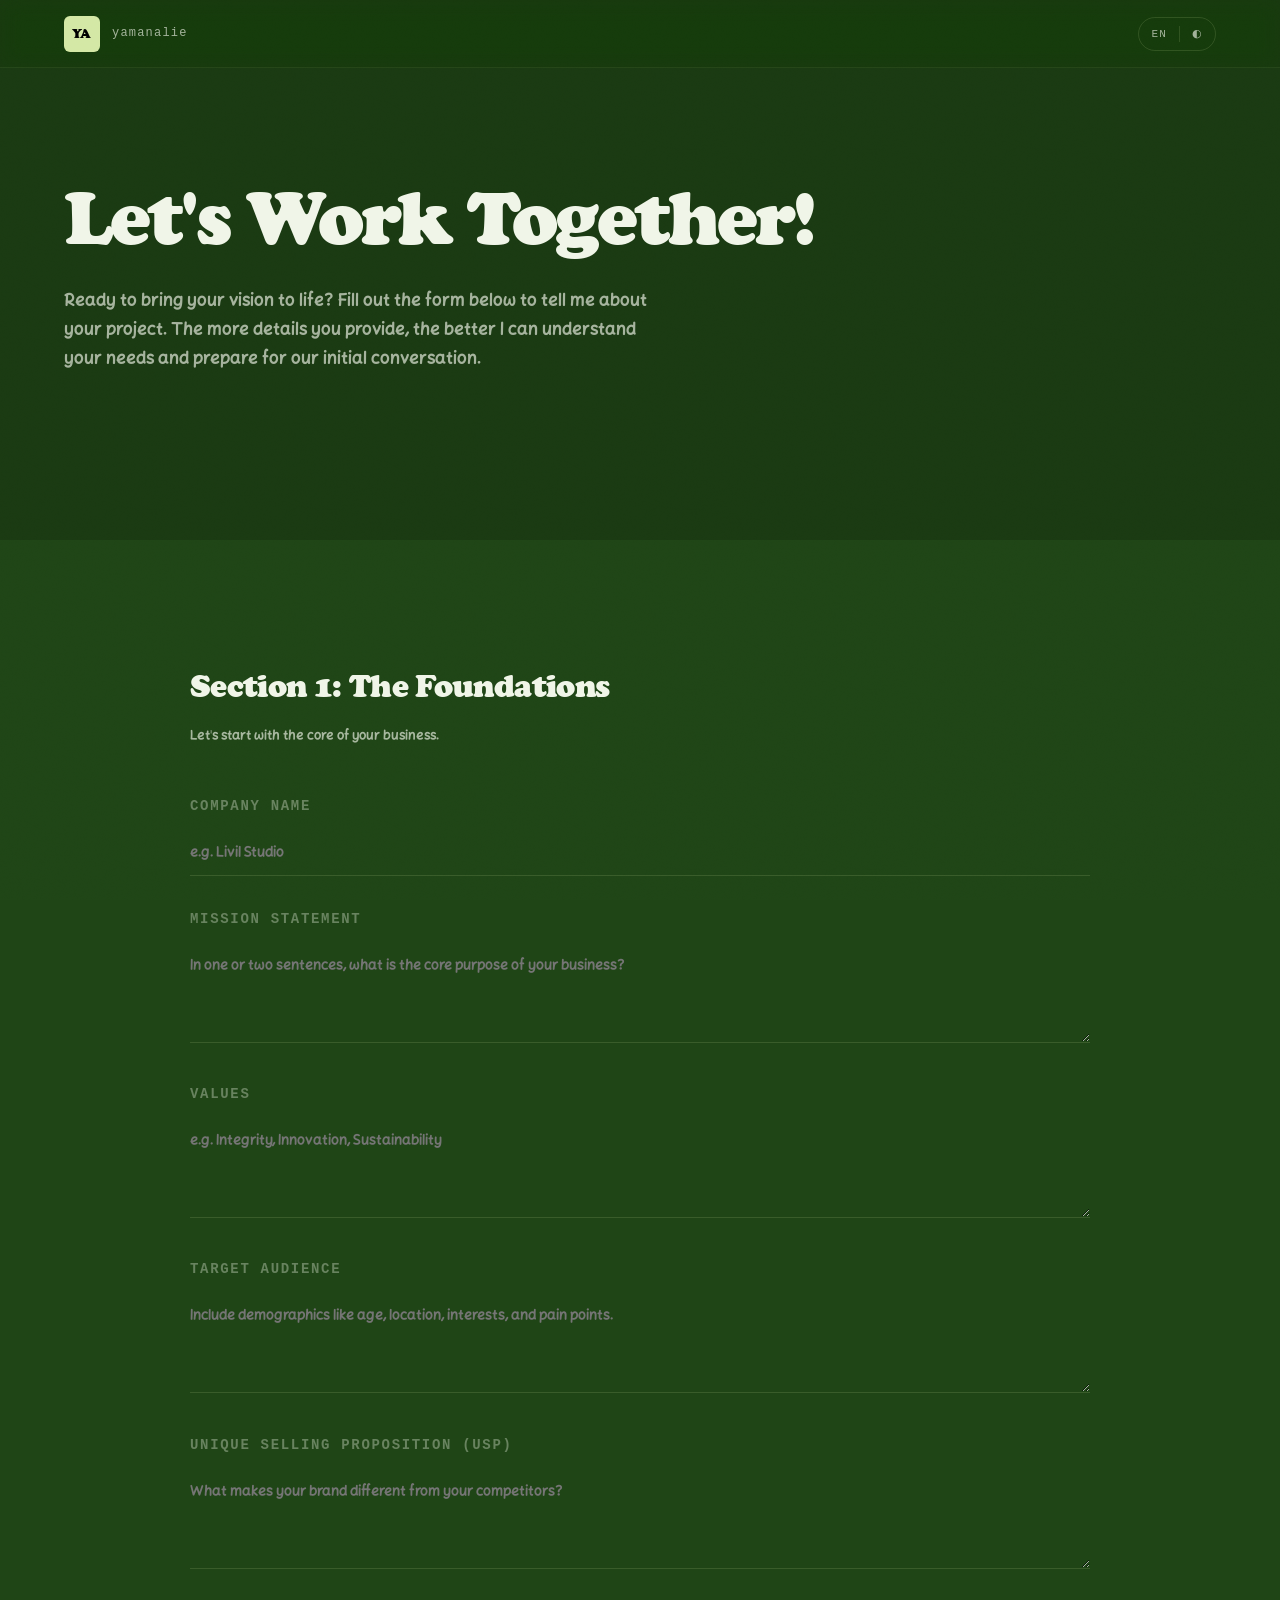
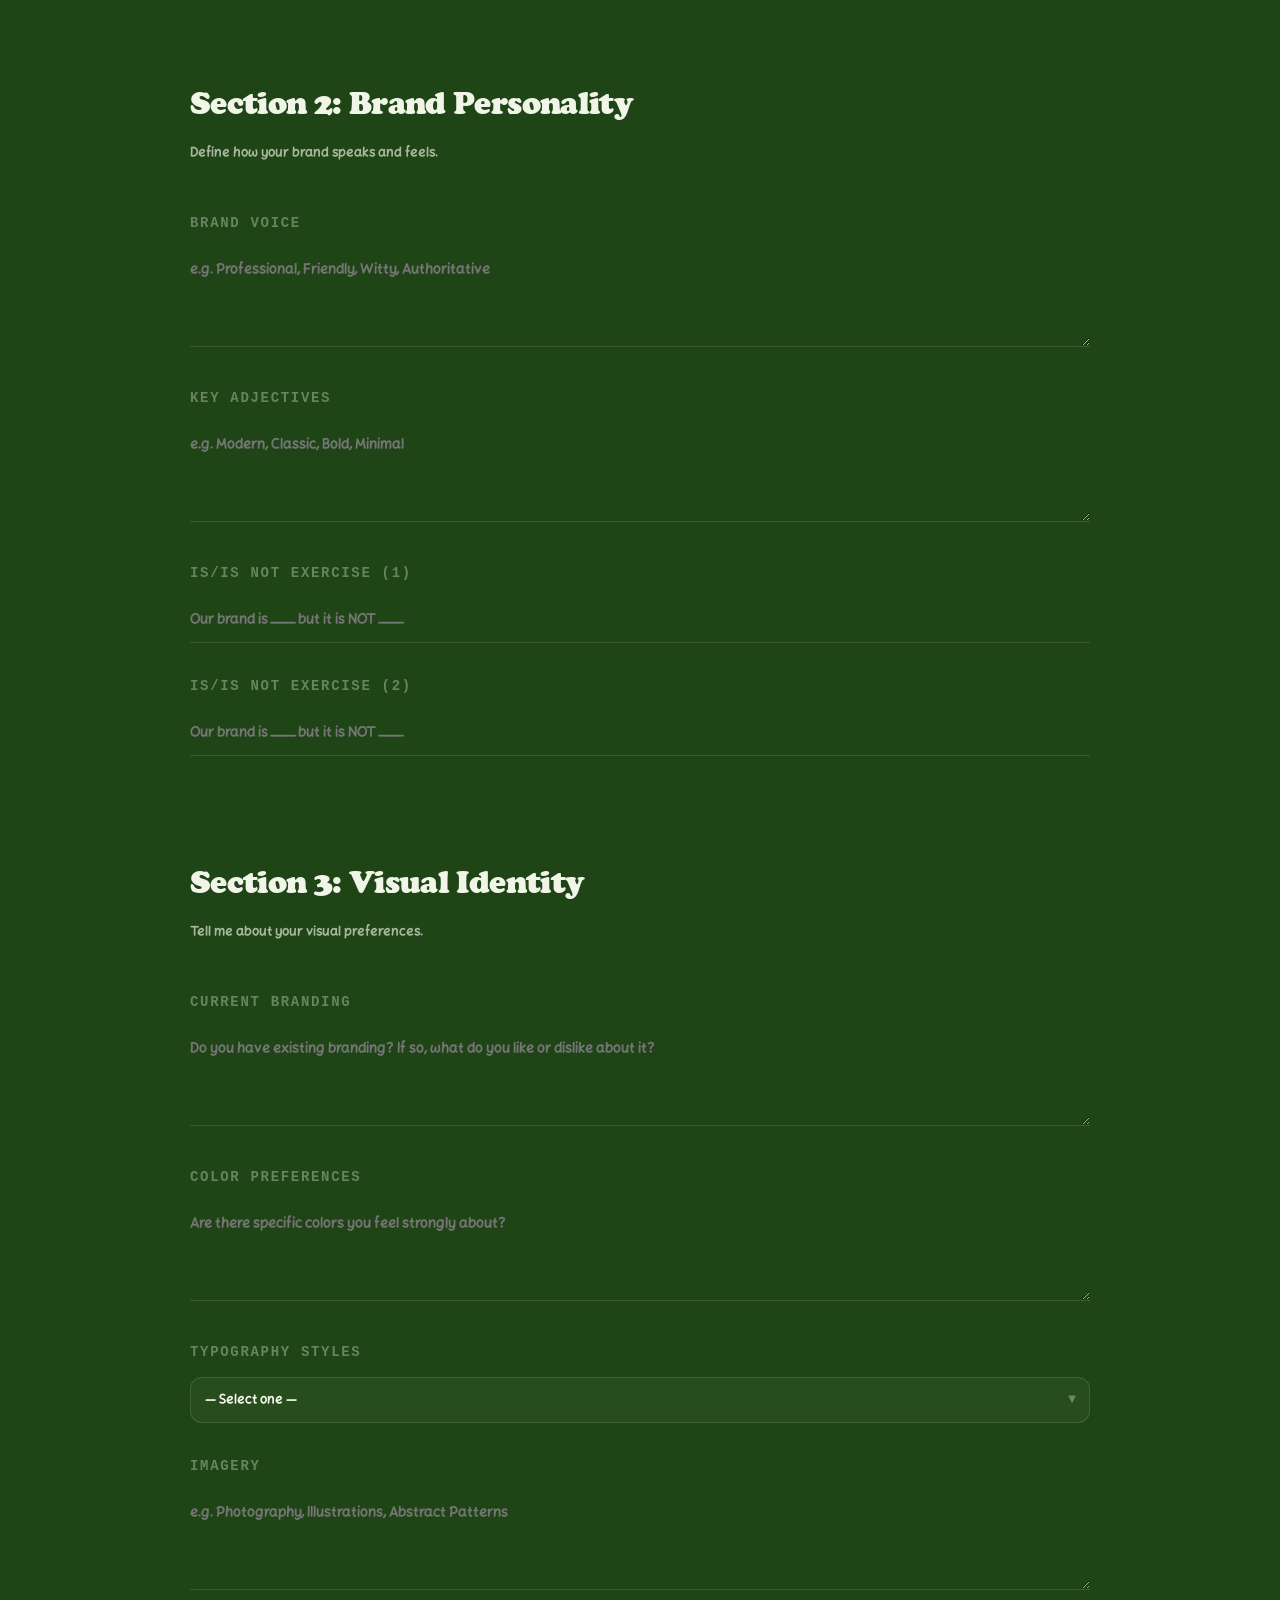
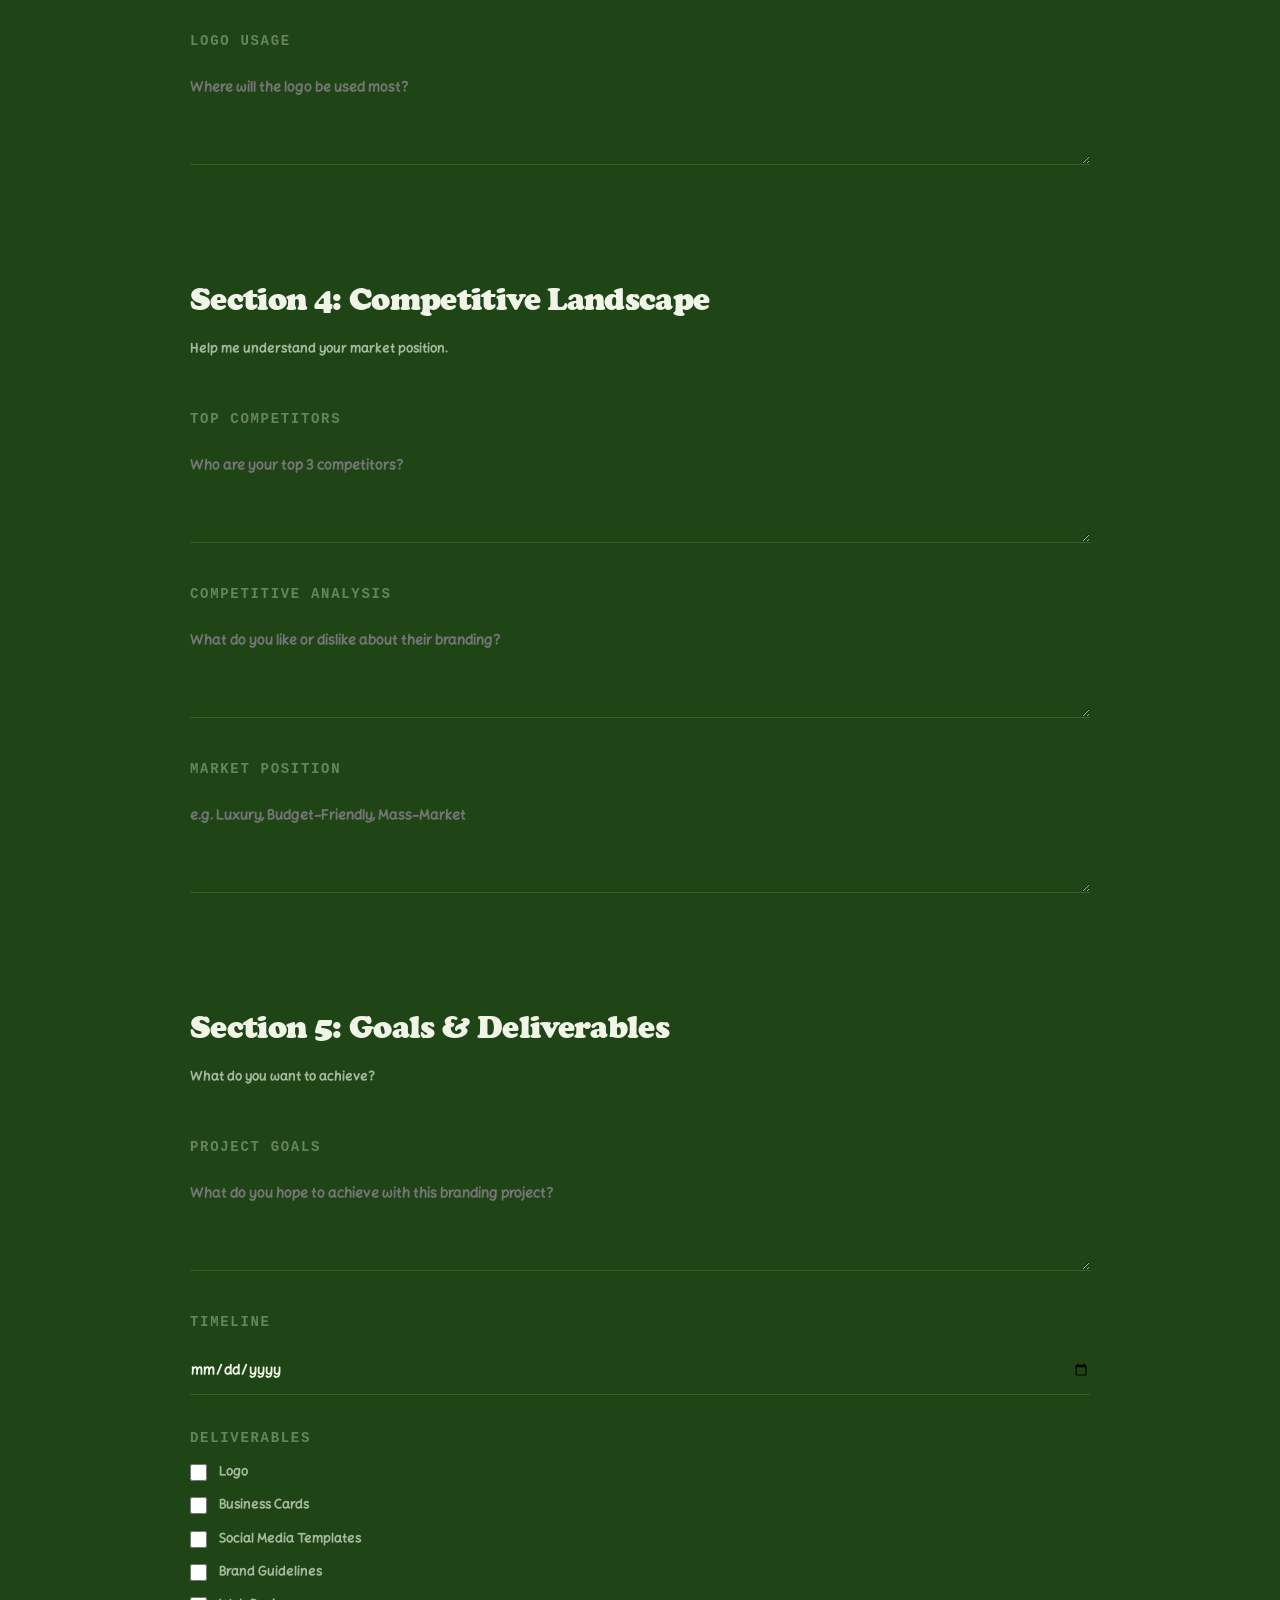
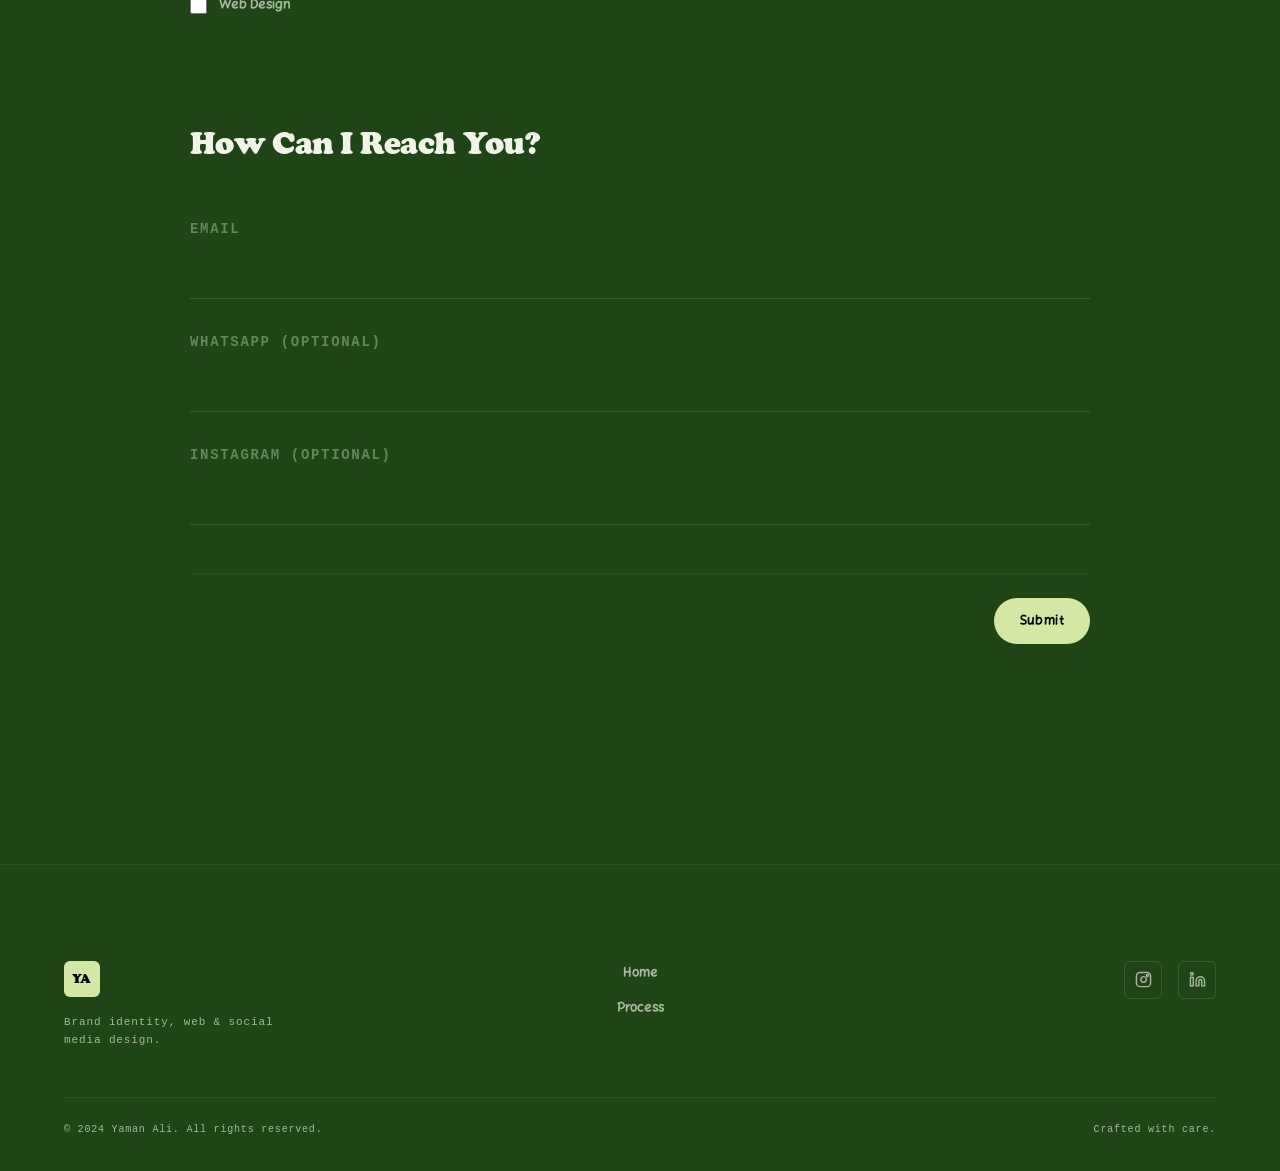
<file: inquiry.html>
<!DOCTYPE html>
<html lang="en" data-lang="en" dir="ltr">
<head>
  <meta charset="UTF-8">
  <meta name="viewport" content="width=device-width, initial-scale=1.0">
  <title data-en="Yamanalie - Let's Work Together!">Yamanalie - Let's Work Together!</title>
  <link rel="icon" href="WebIcon.ico" type="image/x-icon">
  
  <style>
    /* ═══════════════════════════════════════════════════════════════
       yamanalie · inquiry.html  v1
       Palette: #D4E8A5 · #5B8C3E · #2E5A22 · #E57A34 · #555555
       ═══════════════════════════════════════════════════════════════ */

    /* ── 1 · TOKENS ── */
    :root {
      /* Brand Palette */
      --lime:      #D4E8A5;
      --green-mid: #5B8C3E;
      --green-deep:#2E5A22;
      --orange:    #E57A34;
      --grey:      #555555;

      /* ── DARK THEME (default) ── */
      --bg:        #1a3a12;
      --bg-2:      #1f4516;
      --bg-card:   rgba(26,58,18,0.60);
      --surface:   rgba(212,232,165,0.05);
      --surface-2: rgba(212,232,165,0.09);
      --border:    rgba(212,232,165,0.14);
      --border-2:  rgba(212,232,165,0.07);

      --fg:        #F0F5E8;
      --fg-2:      rgba(240,245,232,0.65);
      --fg-3:      rgba(240,245,232,0.35);

      --accent:     var(--lime);
      --accent-dim: rgba(212,232,165,0.18);
      --accent-pop: var(--orange);
      --sage:       var(--green-mid);
      --sage-dim:   rgba(91,140,62,0.20);

      /* Typography */
      --font-en-display:  'COOPBL', 'SimplySerif', Georgia, serif;
      --font-en-body:     'MikhakBold', system-ui, sans-serif;
      --font-en-mono:     'Courier New', monospace;
      --font-ar-display:  'ThmanyahSerif', 'Amin', 'Cairo', sans-serif;
      --font-ar-body:     'ThmanyahSerif', 'Amin', 'Cairo', sans-serif;
      --font-serif-italic:'SimplySerif', Georgia, serif;

      /* Spacing */
      --space-1:4px;  --space-2:8px;   --space-3:12px;
      --space-4:16px; --space-5:24px;  --space-6:32px;
      --space-7:48px; --space-8:64px;  --space-9:96px;

      /* Radius */
      --r-sm:6px; --r-md:12px; --r-lg:20px; --r-xl:32px; --r-full:9999px;

      /* Motion */
      --ease-out:    cubic-bezier(0.22,1,0.36,1);
      --ease-spring: cubic-bezier(0.34,1.56,0.64,1);
      --t-fast:.18s; --t-med:.36s; --t-slow:.60s;

      --container:     1280px;
      --container-pad: clamp(16px,5vw,80px);
      --header-h:      68px;
    }

    /* ── LIGHT THEME ── */
    [data-theme="light"] {
      --bg:        #F0F5E8;
      --bg-2:      #E6EDD9;
      --bg-card:   rgba(240,245,232,0.72);
      --surface:   rgba(46,90,34,0.05);
      --surface-2: rgba(46,90,34,0.10);
      --border:    rgba(46,90,34,0.18);
      --border-2:  rgba(46,90,34,0.09);

      --fg:        #1a3a12;
      --fg-2:      rgba(26,58,18,0.70);
      --fg-3:      rgba(26,58,18,0.45);

      --accent:     #2E5A22;
      --accent-dim: rgba(46,90,34,0.15);
      --sage:       #4a7a30;
      --sage-dim:   rgba(74,122,48,0.18);
    }

    /* Arabic font overrides */
    [data-lang="ar"] {
      direction: rtl;
      --font-en-display: var(--font-ar-display);
      --font-en-body:    var(--font-ar-body);
    }

    /* ── 2 · RESET ── */
    *,*::before,*::after { box-sizing:border-box; margin:0; padding:0; }

    html {
      scroll-behavior:smooth;
      font-size:16px;
      -webkit-font-smoothing:antialiased;
      overflow-x:hidden;
    }

    body {
      background:var(--bg);
      color:var(--fg);
      font-family:var(--font-en-body);
      font-size:clamp(14px,1.05vw,16px);
      line-height:1.65;
      overflow-x:hidden;
      cursor:none;
      transition:background var(--t-med) var(--ease-out), color var(--t-med) var(--ease-out);
    }

    @media(hover:none){ body{ cursor:auto; } }
    img,video{ max-width:100%; display:block; }
    a{ color:inherit; text-decoration:none; }
    ul,ol{ list-style:none; }
    button{ cursor:none; background:none; border:none; font-family:inherit; font-size:inherit; color:inherit; }
    :focus-visible{ outline:2px solid var(--accent); outline-offset:3px; border-radius:var(--r-sm); }
    ::selection{ background:var(--accent); color:#fff; }

    /* ── 3 · LAYOUT ── */
    .container {
      width:100%;
      max-width:var(--container);
      margin-inline:auto;
      padding-inline:var(--container-pad);
    }

    .section {
      padding-block:clamp(72px,10vw,160px);
      position:relative;
      overflow:hidden;
    }

    .section-tag {
      display:inline-block;
      font-family:var(--font-en-mono);
      font-size:11px;
      letter-spacing:.18em;
      text-transform:uppercase;
      color:var(--accent);
      margin-bottom:var(--space-4);
    }

    .section-header{ margin-bottom:clamp(40px,6vw,80px); }

    .section-title {
      font-family:var(--font-en-display);
      font-size:clamp(2rem,5vw,4rem);
      font-weight:700;
      line-height:1.05;
      letter-spacing:-.03em;
    }

    /* ── 4 · GRAIN ── */
    .grain-overlay {
      position:fixed;
      inset:0;
      z-index:9999;
      pointer-events:none;
      opacity:.03;
      background-image:url("data:image/svg+xml,%3Csvg viewBox='0 0 256 256' xmlns='http://www.w3.org/2000/svg'%3E%3Cfilter id='n'%3E%3CfeTurbulence type='fractalNoise' baseFrequency='0.9' numOctaves='4' stitchTiles='stitch'/%3E%3C/filter%3E%3Crect width='100%25' height='100%25' filter='url(%23n)'/%3E%3C/svg%3E");
      background-size:180px;
      mix-blend-mode:overlay;
    }

    /* ── 5 · SCROLL PROGRESS ── */
    .scroll-progress {
      position:fixed;
      top:0; left:0;
      width:0%;
      height:2px;
      background:var(--accent);
      z-index:10000;
      box-shadow:0 0 10px var(--accent);
      transition:width .08s linear;
    }

    /* ── 6 · CUSTOM CURSOR ── */
    .cursor {
      position:fixed;
      top:0; left:0;
      z-index:9998;
      pointer-events:none;
      transform:translate(-50%,-50%);
    }

    .cursor-dot {
      width:10px;
      height:10px;
      border-radius:50%;
      background:var(--accent);
      position:absolute;
      top:50%; left:50%;
      transform:translate(-50%,-50%);
      transition:
        width var(--t-fast) var(--ease-out),
        height var(--t-fast) var(--ease-out),
        background var(--t-fast);
    }

    .cursor-ring {
      width:38px;
      height:38px;
      border-radius:50%;
      border:1.5px solid rgba(212,232,165,0.45);
      position:absolute;
      top:50%; left:50%;
      transform:translate(-50%,-50%);
      transition:
        width .20s var(--ease-out),
        height .20s var(--ease-out),
        border-color var(--t-fast),
        opacity var(--t-fast);
    }

    body.cursor-on-link .cursor-dot {
      width:6px; height:6px;
    }
    body.cursor-on-link .cursor-ring {
      width:32px; height:32px;
      border-color:var(--fg);
    }

    @media(hover:none){ .cursor{ display:none !important; } }

    /* ── 7 · HEADER ── */
    .site-header {
      position:fixed;
      top:0; left:0; right:0;
      z-index:1000;
      height:var(--header-h);
      background:rgba(26,58,18,0.55);
      backdrop-filter:blur(10px) saturate(1.4);
      -webkit-backdrop-filter:blur(10px) saturate(1.4);
      border-bottom:1px solid var(--border-2);
      transition:background var(--t-med), border-color var(--t-med);
    }

    [data-theme="light"] .site-header {
      background:rgba(240,245,232,0.75);
    }
    .site-header.scrolled {
      background:rgba(26,58,18,.84);
      border-bottom-color:var(--border);
    }
    [data-theme="light"] .site-header.scrolled {
      background:rgba(240,245,232,.94);
    }

    .nav-inner {
      max-width:var(--container);
      margin-inline:auto;
      padding-inline:var(--container-pad);
      height:100%;
      display:flex;
      align-items:center;
      gap:var(--space-5);
    }

    .nav-logo {
      display:flex; align-items:center; gap:var(--space-3); flex-shrink:0;
    }

    .logo-mark {
      width:36px; height:36px;
      display:flex; align-items:center; justify-content:center;
      border-radius:var(--r-sm);
      background:var(--accent);
      color:#000;
      font-family:var(--font-en-display);
      font-weight:700;
      font-size:13px;
      letter-spacing:.04em;
      flex-shrink:0;
      transition:transform var(--t-fast) var(--ease-out);
    }

    [data-theme="light"] .logo-mark { color:#fff; }

    .nav-logo:hover .logo-mark { transform:rotate(-6deg) scale(1.06); }

    .logo-text {
      font-family:var(--font-en-mono);
      font-size:12px;
      letter-spacing:.1em;
      color:var(--fg-2);
      transition:color var(--t-fast);
    }

    .nav-logo:hover .logo-text { color:var(--fg); }

    .nav-actions {
      display:flex; align-items:center; gap:var(--space-3); flex-shrink:0;
      margin-inline-start:auto;
    }

    .dual-switcher {
      display:flex; align-items:center;
      border:1px solid var(--border);
      border-radius:var(--r-full);
      overflow:hidden;
      height:34px;
    }

    .switcher-btn {
      display:flex; align-items:center; justify-content:center;
      padding:0 var(--space-3);
      height:100%;
      font-family:var(--font-en-mono);
      font-size:11px;
      letter-spacing:.1em;
      color:var(--fg-2);
      transition:background var(--t-fast), color var(--t-fast);
      white-space:nowrap;
    }

    .switcher-btn:hover { background:var(--surface-2); color:var(--fg); }
    .switcher-divider { width:1px; height:16px; background:var(--border); }

    /* ── 8 · BUTTONS ── */
    .btn {
      position:relative;
      display:inline-flex;
      align-items:center;
      justify-content:center;
      gap:var(--space-2);
      padding:12px 26px;
      border-radius:var(--r-full);
      font-family:var(--font-en-body);
      font-size:13px;
      font-weight:700;
      letter-spacing:.03em;
      overflow:hidden;
      text-decoration:none;
      transition:color var(--t-fast), transform var(--t-fast), box-shadow var(--t-fast);
      white-space:nowrap;
      cursor:none;
      z-index:0;
    }

    .btn:active { transform:scale(0.95); }

    .btn-primary {
      background:var(--accent);
      color:#000;
    }

    [data-theme="light"] .btn-primary { color:#fff; }

    .btn-primary:hover {
      box-shadow:0 0 0 3px var(--accent-dim), 0 8px 24px rgba(46,90,34,.2);
    }

    .btn-fill {
      position:absolute;
      inset:0;
      border-radius:inherit;
      background:rgba(255,255,255,.15);
      transform:scaleX(0) translateX(-100%);
      transform-origin:left center;
      transition:transform .5s var(--ease-out);
      z-index:-1;
      pointer-events:none;
    }

    .btn-primary:hover .btn-fill { transform:scaleX(1) translateX(0); }

    .btn-ghost {
      background:transparent;
      color:var(--fg);
      border:1px solid var(--border);
    }

    .btn-ghost:hover { background:var(--surface-2); border-color:var(--fg-3); }

    /* ── 9 · REVEAL ANIMATIONS ── */
    .reveal-item {
      opacity:0;
      transform:translateY(28px);
      transition:opacity var(--t-slow) var(--ease-out), transform var(--t-slow) var(--ease-out);
    }

    .reveal-item.in { opacity:1; transform:translateY(0); }

    .reveal-item:nth-child(1){ transition-delay:0s; }
    .reveal-item:nth-child(2){ transition-delay:.08s; }
    .reveal-item:nth-child(3){ transition-delay:.16s; }
    .reveal-item:nth-child(4){ transition-delay:.24s; }
    .reveal-item:nth-child(5){ transition-delay:.32s; }

    /* ── 10 · INQUIRY PAGE ── */
    .inquiry-hero {
      min-height:60svh;
      display:flex;
      align-items:center;
      padding-top:calc(var(--header-h) + 32px);
      padding-bottom:60px;
    }

    .inquiry-hero .container {
      position:relative;
      z-index:1;
    }

    .inquiry-headline {
      font-family:var(--font-en-display);
      font-size:clamp(2.4rem,6vw,5rem);
      font-weight:700;
      line-height:.96;
      letter-spacing:-.04em;
      margin-bottom:var(--space-6);
    }

    .inquiry-sub {
      max-width:600px;
      color:var(--fg-2);
      font-size:clamp(.95rem,1.3vw,1.1rem);
      line-height:1.75;
      margin-bottom:var(--space-5);
    }

    .inquiry-form-wrapper {
      background:var(--bg-2);
      padding-block:clamp(72px,10vw,120px);
    }

    .inquiry-form {
      max-width:900px;
      margin-inline:auto;
    }

    .form-section {
      margin-bottom:clamp(60px,8vw,100px);
    }

    .form-section-header {
      margin-bottom:var(--space-7);
    }

    .form-section-title {
      font-family:var(--font-en-display);
      font-size:clamp(1.4rem,3vw,2rem);
      font-weight:700;
      letter-spacing:-.02em;
      margin-bottom:var(--space-3);
    }

    .form-section-desc {
      color:var(--fg-2);
      font-size:13px;
      line-height:1.7;
    }

    .form-field {
      position:relative;
      margin-bottom:var(--space-6);
    }

    .form-label {
      display:block;
      font-family:var(--font-en-mono);
      font-size:14px;
      letter-spacing:.12em;
      text-transform:uppercase;
      color:var(--fg-3);
      margin-bottom:var(--space-3);
      transition:color var(--t-fast);
      font-weight:700;
    }

    .form-input, .form-textarea {
      width:100%;
      padding:11px 0;
      background:transparent;
      border:none;
      border-bottom:1px solid var(--border);
      color:var(--fg);
      font-family:var(--font-en-body);
      font-size:14px;
      outline:none;
      transition:border-color var(--t-fast);
    }

    .form-input:focus, .form-textarea:focus { border-bottom-color:var(--accent); }
    .form-textarea { resize:vertical; min-height:100px; }

    .form-select-wrap { position:relative; }

    .form-select {
      width:100%;
      padding:11px 40px 11px 14px;
      background:var(--surface);
      border:1px solid var(--border);
      border-radius:var(--r-md);
      color:var(--fg);
      font-family:var(--font-en-body);
      font-size:13px;
      outline:none;
      -webkit-appearance:none;
      appearance:none;
      cursor:none;
      transition:border-color var(--t-fast), background var(--t-fast);
    }

    .form-select:focus { border-color:var(--accent); background:var(--surface-2); }
    .form-select option { background:var(--bg); color:var(--fg); }

    .form-select-arrow {
      position:absolute;
      right:14px; top:50%;
      transform:translateY(-50%);
      pointer-events:none;
      color:var(--fg-3);
      font-size:10px;
      transition:transform var(--t-fast);
    }

    .form-select:focus ~ .form-select-arrow { transform:translateY(-50%) rotate(180deg); }

    .checkbox-group { display:flex; flex-direction:column; gap:var(--space-3); }

    .checkbox-item { display:flex; align-items:flex-start; gap:var(--space-3); cursor:none; }

    .checkbox-item input[type="checkbox"] {
      width:17px; height:17px;
      accent-color:var(--accent);
      margin-top:2px;
      flex-shrink:0;
      cursor:none;
    }

    .checkbox-item label { font-size:13px; color:var(--fg-2); cursor:none; }

    .form-nav {
      display:flex;
      align-items:center;
      justify-content:flex-end;
      gap:var(--space-4);
      margin-top:var(--space-7);
      padding-top:var(--space-5);
      border-top:1px solid var(--border-2);
    }

    /* ── 11 · FOOTER ── */
    .site-footer {
      background:var(--bg-2);
      border-top:1px solid var(--border-2);
      padding-top:var(--space-9);
      padding-bottom:var(--space-6);
    }

    .footer-inner {
      display:grid;
      grid-template-columns:1fr auto 1fr;
      align-items:start;
      gap:var(--space-8);
      margin-bottom:var(--space-7);
    }

    .footer-brand { display:flex; flex-direction:column; gap:var(--space-4); }
    .footer-logo  { display:inline-flex; }

    .footer-tagline {
      font-family:var(--font-en-mono);
      font-size:11px;
      letter-spacing:.08em;
      color:var(--fg-2);
      max-width:220px;
    }

    .footer-nav ul {
      display:flex; flex-direction:column; gap:var(--space-3); text-align:center;
    }

    .footer-nav a {
      font-size:13px;
      color:var(--fg-2);
      transition:color var(--t-fast);
    }

    .footer-nav a:hover { color:var(--accent); }

    .footer-social {
      display:flex; align-items:center; gap:var(--space-4); justify-content:flex-end;
    }

    .social-link {
      width:38px; height:38px;
      display:flex; align-items:center; justify-content:center;
      border-radius:var(--r-sm);
      border:1px solid var(--border);
      color:var(--fg-2);
      transition:color var(--t-fast), border-color var(--t-fast), transform var(--t-fast);
    }

    .social-link svg { width:17px; height:17px; }
    .social-link:hover { color:var(--accent); border-color:var(--accent-dim); transform:translateY(-3px); }

    .footer-bottom {
      display:flex;
      align-items:center;
      justify-content:space-between;
      padding-top:var(--space-5);
      border-top:1px solid var(--border-2);
    }

    .footer-copy, .footer-craft {
      font-family:var(--font-en-mono);
      font-size:10px;
      letter-spacing:.08em;
      color:var(--fg-2);
    }

    /* ── 12 · RESPONSIVE ── */
    @media(max-width:768px) {
      .nav-logo { display:none; }
      .nav-actions { margin-inline-start:auto; }
      .footer-inner { grid-template-columns:1fr; gap:var(--space-6); }
      .footer-nav ul { text-align:left; }
      .footer-social { justify-content:flex-start; }
      .footer-bottom { flex-direction:column; gap:var(--space-4); }
    }
  </style>
</head>
<body>

<!-- CUSTOM CURSOR -->
<div id="cursor" class="cursor" aria-hidden="true">
  <div class="cursor-dot"></div>
  <div class="cursor-ring"></div>
</div>

<!-- SCROLL PROGRESS -->
<div id="scrollProgress" class="scroll-progress" aria-hidden="true"></div>

<!-- GRAIN OVERLAY -->
<div class="grain-overlay" aria-hidden="true"></div>

<!-- ══════ HEADER ══════ -->
<header class="site-header" id="siteHeader" role="banner">
  <nav class="nav-inner" role="navigation" aria-label="Primary navigation">
    <a href="index.html" class="nav-logo" aria-label="Yamanalie — Home">
      <span class="logo-mark">YA</span>
      <span class="logo-text">yamanalie</span>
    </a>

    <div class="nav-actions">
      <div class="dual-switcher" role="group">
        <button class="switcher-btn" id="langToggle" aria-label="Switch language">
          <span id="langLabel">EN</span>
        </button>
        <div class="switcher-divider" aria-hidden="true"></div>
        <button class="switcher-btn" id="themeToggle" aria-label="Switch theme">
          <span id="themeIcon">◐</span>
        </button>
      </div>
    </div>
  </nav>
</header>

<!-- ══════ MAIN ══════ -->
<main id="main" role="main">

  <!-- ── INQUIRY HERO ── -->
  <section class="section inquiry-hero" id="hero" aria-labelledby="heroHeadline">
    <div class="container">
      <h1 class="inquiry-headline reveal-item" id="heroHeadline"
          data-en="Let's Work Together!" data-ar="لنعمل معاً!">
        Let's Work Together!
      </h1>
      <p class="inquiry-sub reveal-item"
         data-en="Ready to bring your vision to life? Fill out the form below to tell me about your project. The more details you provide, the better I can understand your needs and prepare for our initial conversation."
         data-ar="هل أنت مستعد لتحويل رؤيتك إلى واقع؟ املأ النموذج أدناه لتخبرني عن مشروعك. كلما قدمت تفاصيل أكثر، تمكنت من فهم احتياجاتك بشكل أفضل والتحضير لمحادثتنا الأولية.">
        Ready to bring your vision to life? Fill out the form below to tell me about your project. The more details you provide, the better I can understand your needs and prepare for our initial conversation.
      </p>
    </div>
  </section>

  <!-- ── INQUIRY FORM ── -->
  <section class="inquiry-form-wrapper">
    <div class="container">
      <form class="inquiry-form" id="inquiryForm">

        <!-- Section 1: The Foundations -->
        <div class="form-section reveal-item">
          <div class="form-section-header">
            <h2 class="form-section-title" data-en="Section 1: The Foundations" data-ar="القسم 1: الأساسيات">Section 1: The Foundations</h2>
            <p class="form-section-desc" data-en="Let's start with the core of your business." data-ar="لنبدأ بجوهر عملك.">Let's start with the core of your business.</p>
          </div>

          <div class="form-field">
            <label class="form-label" data-en="Company Name" data-ar="اسم الشركة">Company Name</label>
            <input type="text" id="q-companyName" class="form-input" placeholder="e.g. Livil Studio" data-placeholder-ar="مثال: استوديو ليفيل" required>
          </div>

          <div class="form-field">
            <label class="form-label" data-en="Mission Statement" data-ar="بيان المهمة">Mission Statement</label>
            <textarea id="q-missionStatement" class="form-textarea" placeholder="In one or two sentences, what is the core purpose of your business?" data-placeholder-ar="في جملة أو جملتين، ما الغرض الأساسي من عملك؟" required></textarea>
          </div>

          <div class="form-field">
            <label class="form-label" data-en="Values" data-ar="القيم">Values</label>
            <textarea id="q-values" class="form-textarea" placeholder="e.g. Integrity, Innovation, Sustainability" data-placeholder-ar="مثال: النزاهة، الابتكار، الاستدامة" required></textarea>
          </div>

          <div class="form-field">
            <label class="form-label" data-en="Target Audience" data-ar="الجمهور المستهدف">Target Audience</label>
            <textarea id="q-targetAudience" class="form-textarea" placeholder="Include demographics like age, location, interests, and pain points." data-placeholder-ar="أدرج معلومات ديموغرافية مثل العمر والموقع والاهتمامات ونقاط الألم." required></textarea>
          </div>

          <div class="form-field">
            <label class="form-label" data-en="Unique Selling Proposition (USP)" data-ar="الميزة الفريدة">Unique Selling Proposition (USP)</label>
            <textarea id="q-usp" class="form-textarea" placeholder="What makes your brand different from your competitors?" data-placeholder-ar="ما الذي يجعل علامتك التجارية مختلفة عن منافسيك؟" required></textarea>
          </div>
        </div>

        <!-- Section 2: Brand Personality -->
        <div class="form-section reveal-item">
          <div class="form-section-header">
            <h2 class="form-section-title" data-en="Section 2: Brand Personality" data-ar="القسم 2: شخصية العلامة">Section 2: Brand Personality</h2>
            <p class="form-section-desc" data-en="Define how your brand speaks and feels." data-ar="حدد كيفية تحدث علامتك التجارية وشعورها.">Define how your brand speaks and feels.</p>
          </div>

          <div class="form-field">
            <label class="form-label" data-en="Brand Voice" data-ar="صوت العلامة">Brand Voice</label>
            <textarea id="q-brandVoice" class="form-textarea" placeholder="e.g. Professional, Friendly, Witty, Authoritative" data-placeholder-ar="مثال: احترافي، ودود، ذكي، سلطوي" required></textarea>
          </div>

          <div class="form-field">
            <label class="form-label" data-en="Key Adjectives" data-ar="الصفات الرئيسية">Key Adjectives</label>
            <textarea id="q-keyAdjectives" class="form-textarea" placeholder="e.g. Modern, Classic, Bold, Minimal" data-placeholder-ar="مثال: حديث، كلاسيكي، جريء، بسيط" required></textarea>
          </div>

          <div class="form-field">
            <label class="form-label" data-en="Is/Is Not Exercise (1)" data-ar="تمرين هو/ليس (1)">Is/Is Not Exercise</label>
            <input type="text" id="q-isNotExercise1" class="form-input" placeholder="Our brand is ______ but it is NOT ______" data-placeholder-ar="علامتنا التجارية هي ______ لكنها ليست ______" required>
          </div>

          <div class="form-field">
            <label class="form-label" data-en="Is/Is Not Exercise (2)" data-ar="تمرين هو/ليس (2)">Is/Is Not Exercise (2)</label>
            <input type="text" id="q-isNotExercise2" class="form-input" placeholder="Our brand is ______ but it is NOT ______" data-placeholder-ar="علامتنا التجارية هي ______ لكنها ليست ______" required>
          </div>
        </div>

        <!-- Section 3: Visual Identity -->
        <div class="form-section reveal-item">
          <div class="form-section-header">
            <h2 class="form-section-title" data-en="Section 3: Visual Identity" data-ar="القسم 3: الهوية البصرية">Section 3: Visual Identity</h2>
            <p class="form-section-desc" data-en="Tell me about your visual preferences." data-ar="أخبرني عن تفضيلاتك البصرية.">Tell me about your visual preferences.</p>
          </div>

          <div class="form-field">
            <label class="form-label" data-en="Current Branding" data-ar="الهوية الحالية">Current Branding</label>
            <textarea id="q-currentBranding" class="form-textarea" placeholder="Do you have existing branding? If so, what do you like or dislike about it?" data-placeholder-ar="هل لديك هوية بصرية موجودة؟ إن وجدت، ما الذي تحب أو لا تحب فيها؟" required></textarea>
          </div>

          <div class="form-field">
            <label class="form-label" data-en="Color Preferences" data-ar="تفضيلات الألوان">Color Preferences</label>
            <textarea id="q-colorPreferences" class="form-textarea" placeholder="Are there specific colors you feel strongly about?" data-placeholder-ar="هل هناك ألوان معينة تشعر بقوة تجاهها؟" required></textarea>
          </div>

          <div class="form-field">
            <label class="form-label" data-en="Typography Styles" data-ar="أنماط الخطوط">Typography Styles</label>
            <div class="form-select-wrap">
              <select id="q-typography" class="form-select" required>
                <option value="">— Select one —</option>
                <option value="serif">Serif</option>
                <option value="sans-serif">Sans-Serif</option>
                <option value="script">Script</option>
                <option value="custom">Custom Lettering</option>
                <option value="mixed">Mixed</option>
              </select>
              <span class="form-select-arrow">▼</span>
            </div>
          </div>

          <div class="form-field">
            <label class="form-label" data-en="Imagery" data-ar="الصور">Imagery</label>
            <textarea id="q-imagery" class="form-textarea" placeholder="e.g. Photography, Illustrations, Abstract Patterns" data-placeholder-ar="مثال: التصوير الفوتوغرافي، الرسومات التوضيحية، الأنماط المجردة" required></textarea>
          </div>

          <div class="form-field">
            <label class="form-label" data-en="Logo Usage" data-ar="استخدام الشعار">Logo Usage</label>
            <textarea id="q-logoUsage" class="form-textarea" placeholder="Where will the logo be used most?" data-placeholder-ar="أين سيتم استخدام الشعار في الغالب؟" required></textarea>
          </div>
        </div>

        <!-- Section 4: Competitive Landscape -->
        <div class="form-section reveal-item">
          <div class="form-section-header">
            <h2 class="form-section-title" data-en="Section 4: Competitive Landscape" data-ar="القسم 4: المشهد التنافسي">Section 4: Competitive Landscape</h2>
            <p class="form-section-desc" data-en="Help me understand your market position." data-ar="ساعدني على فهم موقعك في السوق.">Help me understand your market position.</p>
          </div>

          <div class="form-field">
            <label class="form-label" data-en="Top Competitors" data-ar="أهم المنافسين">Top Competitors</label>
            <textarea id="q-topCompetitors" class="form-textarea" placeholder="Who are your top 3 competitors?" data-placeholder-ar="من هم أهم 3 منافسين لك؟" required></textarea>
          </div>

          <div class="form-field">
            <label class="form-label" data-en="Competitive Analysis" data-ar="تحليل المنافسة">Competitive Analysis</label>
            <textarea id="q-competitiveAnalysis" class="form-textarea" placeholder="What do you like or dislike about their branding?" data-placeholder-ar="ما الذي تحب أو لا تحب في هويتهم البصرية؟" required></textarea>
          </div>

          <div class="form-field">
            <label class="form-label" data-en="Market Position" data-ar="الموقع في السوق">Market Position</label>
            <textarea id="q-marketPosition" class="form-textarea" placeholder="e.g. Luxury, Budget-Friendly, Mass-Market" data-placeholder-ar="مثال: فاخرة، اقتصادية، سوق جماهيري" required></textarea>
          </div>
        </div>

        <!-- Section 5: Goals & Deliverables -->
        <div class="form-section reveal-item">
          <div class="form-section-header">
            <h2 class="form-section-title" data-en="Section 5: Goals &amp; Deliverables" data-ar="القسم 5: الأهداف والمخرجات">Section 5: Goals &amp; Deliverables</h2>
            <p class="form-section-desc" data-en="What do you want to achieve?" data-ar="ماذا تريد أن تحقق؟">What do you want to achieve?</p>
          </div>

          <div class="form-field">
            <label class="form-label" data-en="Project Goals" data-ar="أهداف المشروع">Project Goals</label>
            <textarea id="q-projectGoals" class="form-textarea" placeholder="What do you hope to achieve with this branding project?" data-placeholder-ar="ما الذي تأمل تحقيقه من خلال مشروع الهوية البصرية هذا؟" required></textarea>
          </div>

          <div class="form-field">
            <label class="form-label" data-en="Timeline" data-ar="الجدول الزمني">Timeline</label>
            <input type="date" id="q-timeline" class="form-input" required>
          </div>

          <div class="form-field">
            <label class="form-label" data-en="Deliverables" data-ar="المخرجات">Deliverables</label>
            <div class="checkbox-group">
              <div class="checkbox-item">
                <input type="checkbox" id="q-deliverable-logo" name="deliverables" value="logo">
                <label for="q-deliverable-logo" data-en="Logo" data-ar="شعار">Logo</label>
              </div>
              <div class="checkbox-item">
                <input type="checkbox" id="q-deliverable-cards" name="deliverables" value="business-cards">
                <label for="q-deliverable-cards" data-en="Business Cards" data-ar="بطاقات عمل">Business Cards</label>
              </div>
              <div class="checkbox-item">
                <input type="checkbox" id="q-deliverable-social" name="deliverables" value="social-templates">
                <label for="q-deliverable-social" data-en="Social Media Templates" data-ar="قوالب وسائل التواصل">Social Media Templates</label>
              </div>
              <div class="checkbox-item">
                <input type="checkbox" id="q-deliverable-guidelines" name="deliverables" value="brand-guidelines">
                <label for="q-deliverable-guidelines" data-en="Brand Guidelines" data-ar="إرشادات العلامة">Brand Guidelines</label>
              </div>
              <div class="checkbox-item">
                <input type="checkbox" id="q-deliverable-web" name="deliverables" value="web-design">
                <label for="q-deliverable-web" data-en="Web Design" data-ar="تصميم ويب">Web Design</label>
              </div>
            </div>
          </div>
        </div>

        <!-- Contact Info -->
        <div class="form-section reveal-item">
          <div class="form-section-header">
            <h2 class="form-section-title" data-en="How Can I Reach You?" data-ar="كيف يمكنني التواصل معك؟">How Can I Reach You?</h2>
          </div>

          <div class="form-field">
            <label class="form-label" data-en="Email" data-ar="البريد الإلكتروني">Email</label>
            <input type="email" id="q-email" class="form-input" required>
          </div>

          <div class="form-field">
            <label class="form-label" data-en="WhatsApp (Optional)" data-ar="واتس آب (اختياري)">WhatsApp (Optional)</label>
            <input type="tel" id="q-whatsapp" class="form-input">
          </div>

          <div class="form-field">
            <label class="form-label" data-en="Instagram (Optional)" data-ar="إنستجرام (اختياري)">Instagram (Optional)</label>
            <input type="text" id="q-instagram" class="form-input">
          </div>

          <div class="form-nav">
            <button type="submit" class="btn btn-primary magnetic" data-en="Submit" data-ar="إرسال">
              <span class="btn-text">Submit</span>
              <span class="btn-fill" aria-hidden="true"></span>
            </button>
          </div>
        </div>

      </form>
    </div>
  </section>

</main>

<!-- ══════ FOOTER ══════ -->
<footer class="site-footer" role="contentinfo">
  <div class="container">
    <div class="footer-inner">
      <div class="footer-brand">
        <a href="index.html" class="footer-logo">
          <span class="logo-mark">YA</span>
        </a>
        <p class="footer-tagline" data-en="Brand identity, web &amp; social media design." data-ar="هوية بصرية، تصميم ويب وسوشيال ميديا.">Brand identity, web &amp; social media design.</p>
      </div>
      <nav class="footer-nav" aria-label="Footer navigation">
        <ul role="list">
          <li><a href="index.html" data-en="Home" data-ar="الرئيسية">Home</a></li>
          <li><a href="process.html" data-en="Process" data-ar="العملية">Process</a></li>
        </ul>
      </nav>
      <div class="footer-social">
        <a href="#" class="social-link" aria-label="Instagram">
          <svg viewBox="0 0 24 24" fill="none" stroke="currentColor" stroke-width="2">
            <rect x="2" y="2" width="20" height="20" rx="5" ry="5"></rect>
            <path d="M16 11.37A4 4 0 1 1 12.63 8 4 4 0 0 1 16 11.37z"></path>
            <circle cx="17.5" cy="6.5" r="1.5"></circle>
          </svg>
        </a>
        <a href="#" class="social-link" aria-label="LinkedIn">
          <svg viewBox="0 0 24 24" fill="none" stroke="currentColor" stroke-width="2">
            <path d="M16 8a6 6 0 0 1 6 6v7h-4v-7a2 2 0 0 0-2-2 2 2 0 0 0-2 2v7h-4v-7a6 6 0 0 1 6-6z"></path>
            <rect x="2" y="9" width="4" height="12"></rect>
            <circle cx="4" cy="4" r="2"></circle>
          </svg>
        </a>
      </div>
    </div>
    <div class="footer-bottom">
      <p class="footer-copy" data-en="© 2024 Yaman Ali. All rights reserved." data-ar="© 2024 ياماناليه. جميع الحقوق محفوظة.">© 2024 Yaman Ali. All rights reserved.</p>
      <p class="footer-craft" data-en="Crafted with care." data-ar="مصنوع بعناية.">Crafted with care.</p>
    </div>
  </div>
</footer>

<!-- FONTS -->
<link rel="preload" href="fonts/COOPBL.TTF" as="font" type="font/ttf" crossorigin>
<link rel="preload" href="fonts/MikhakBold.ttf" as="font" type="font/ttf" crossorigin>
<link rel="preload" href="fonts/SimplySerif-Bold.ttf" as="font" type="font/ttf" crossorigin>
<link rel="preload" href="fonts/thmanyahseriftext-Bold.otf" as="font" type="font/otf" crossorigin>
<link rel="preload" href="fonts/Amin.otf.ttf" as="font" type="font/ttf" crossorigin>

<style>
  @font-face {
    font-family: 'COOPBL';
    src: url('fonts/COOPBL.TTF') format('truetype');
    font-weight: 700;
    font-display: swap;
  }
  @font-face {
    font-family: 'MikhakBold';
    src: url('fonts/MikhakBold.ttf') format('truetype');
    font-weight: 700;
    font-display: swap;
  }
  @font-face {
    font-family: 'SimplySerif';
    src: url('fonts/SimplySerif-Bold.ttf') format('truetype');
    font-weight: 700;
    font-display: swap;
  }
  @font-face {
    font-family: 'ThmanyahSerif';
    src: url('fonts/thmanyahseriftext-Bold.otf') format('opentype');
    font-weight: 700;
    font-display: swap;
  }
  @font-face {
    font-family: 'Amin';
    src: url('fonts/Amin.otf.ttf') format('truetype');
    font-weight: 700;
    font-display: swap;
  }
</style>

<!-- SCRIPTS -->
<script>
/* ═══════════════════════════════════════════════════════════════
   yamanalie · inquiry.html  v1
   Vanilla JS · Bilingual Support
   ═══════════════════════════════════════════════════════════════ */

document.addEventListener('DOMContentLoaded', () => {
  initScrollProgress();
  initCustomCursor();
  initHeader();
  initThemeToggle();
  initLangToggle();
  initScrollReveal();
  initFormSubmit();
});

/* 1 · SCROLL PROGRESS BAR */
function initScrollProgress() {
  const bar = document.getElementById('scrollProgress');
  if (!bar) return;
  const update = () => {
    const max = document.documentElement.scrollHeight - window.innerHeight;
    bar.style.width = (max > 0 ? (window.scrollY / max) * 100 : 0) + '%';
  };
  window.addEventListener('scroll', update, { passive: true });
  update();
}

/* 2 · CUSTOM CURSOR */
function initCustomCursor() {
  if (window.matchMedia('(hover: none)').matches) return;
  const cursor = document.getElementById('cursor');
  if (!cursor) return;
  const dot  = cursor.querySelector('.cursor-dot');
  const ring = cursor.querySelector('.cursor-ring');
  let mx = -300, my = -300;
  let dx = -300, dy = -300;
  let rx = -300, ry = -300;
  function lerp(a, b, t) { return a + (b - a) * t; }
  function tick() {
    dx = lerp(dx, mx, 0.55);
    dy = lerp(dy, my, 0.55);
    rx = lerp(rx, mx, 0.28);
    ry = lerp(ry, my, 0.28);
    cursor.style.transform = `translate(${dx}px, ${dy}px) translate(-50%, -50%)`;
    if (ring) {
      ring.style.transform = `translate(calc(-50% + ${rx - dx}px), calc(-50% + ${ry - dy}px))`;
    }
    requestAnimationFrame(tick);
  }
  document.addEventListener('mousemove', e => { mx = e.clientX; my = e.clientY; });
  document.addEventListener('mouseleave', () => { mx = -300; my = -300; });
  document.querySelectorAll('a, button, .form-input, .form-textarea, .form-select')
    .forEach(el => {
      el.addEventListener('mouseenter', () => document.body.classList.add('cursor-on-link'));
      el.addEventListener('mouseleave', () => document.body.classList.remove('cursor-on-link'));
    });
  tick();
}

/* 3 · HEADER SCROLL EFFECT */
function initHeader() {
  const header = document.getElementById('siteHeader');
  if (!header) return;
  const update = () => {
    header.classList.toggle('scrolled', window.scrollY > 10);
  };
  window.addEventListener('scroll', update, { passive: true });
}

/* 4 · THEME TOGGLE */
function initThemeToggle() {
  const saved = localStorage.getItem('ya-theme') || 'dark';
  applyTheme(saved);
  const btn = document.getElementById('themeToggle');
  if (btn) {
    btn.addEventListener('click', () => {
      applyTheme(document.documentElement.dataset.theme === 'dark' ? 'light' : 'dark');
    });
  }
  function applyTheme(theme) {
    document.documentElement.dataset.theme = theme;
    localStorage.setItem('ya-theme', theme);
    const icon = document.getElementById('themeIcon');
    if (icon) icon.textContent = theme === 'dark' ? '◐' : '◑';
  }
}

/* 5 · LANGUAGE TOGGLE */
function initLangToggle() {
  const saved = localStorage.getItem('ya-lang') || 'en';
  applyLang(saved, false);
  const btn = document.getElementById('langToggle');
  if (btn) {
    btn.addEventListener('click', () => {
      applyLang(document.documentElement.dataset.lang === 'en' ? 'ar' : 'en', true);
    });
  }
  function applyLang(lang, animate) {
    if (animate) {
      document.body.style.opacity = '0.7';
      setTimeout(() => {
        swapLang(lang);
        document.body.style.opacity = '1';
      }, 130);
    } else {
      swapLang(lang);
    }
  }
  function swapLang(lang) {
    document.documentElement.dataset.lang = lang;
    document.documentElement.dir  = lang === 'ar' ? 'rtl' : 'ltr';
    document.documentElement.lang = lang;
    localStorage.setItem('ya-lang', lang);
    const label = document.getElementById('langLabel');
    if (label) label.textContent = lang === 'en' ? 'EN' : 'AR';
    document.querySelectorAll('[data-en], [data-ar]').forEach(el => {
      const attr = `data-${lang}`;
      const val = el.getAttribute(attr);
      if (val !== null) {
        if (el.tagName === 'INPUT' || el.tagName === 'TEXTAREA') {
          el.placeholder = val;
        } else if (el.tagName === 'OPTION') {
          el.textContent = val;
        } else {
          el.textContent = val;
        }
      }
    });
    /* Update form input/textarea placeholders from data-placeholder-ar */
    document.querySelectorAll('[data-placeholder-ar]').forEach(el => {
      if (el.tagName === 'INPUT' || el.tagName === 'TEXTAREA') {
        el.placeholder = lang === 'ar' ? el.getAttribute('data-placeholder-ar') : el.getAttribute('placeholder');
      }
    });
  }
}

/* 6 · SCROLL REVEAL */
function initScrollReveal() {
  const items = document.querySelectorAll('.reveal-item');
  if (!items.length) return;
  const observer = new IntersectionObserver((entries) => {
    entries.forEach(entry => {
      if (entry.isIntersecting) {
        entry.target.classList.add('in');
        observer.unobserve(entry.target);
      }
    });
  }, { threshold: 0.1 });
  items.forEach(item => observer.observe(item));
}

/* 7 · FORM SUBMIT */
function initFormSubmit() {
  const form = document.getElementById('inquiryForm');
  if (!form) return;
  form.addEventListener('submit', (e) => {
    e.preventDefault();
    const formData = new FormData(form);
    const data = Object.fromEntries(formData);
    console.log('📋 Inquiry submitted:', data);
    alert("Thank you! Your inquiry has been received. I'll be in touch soon.");
    form.reset();
  });
}
</script>

</body>
</html>
</file>
